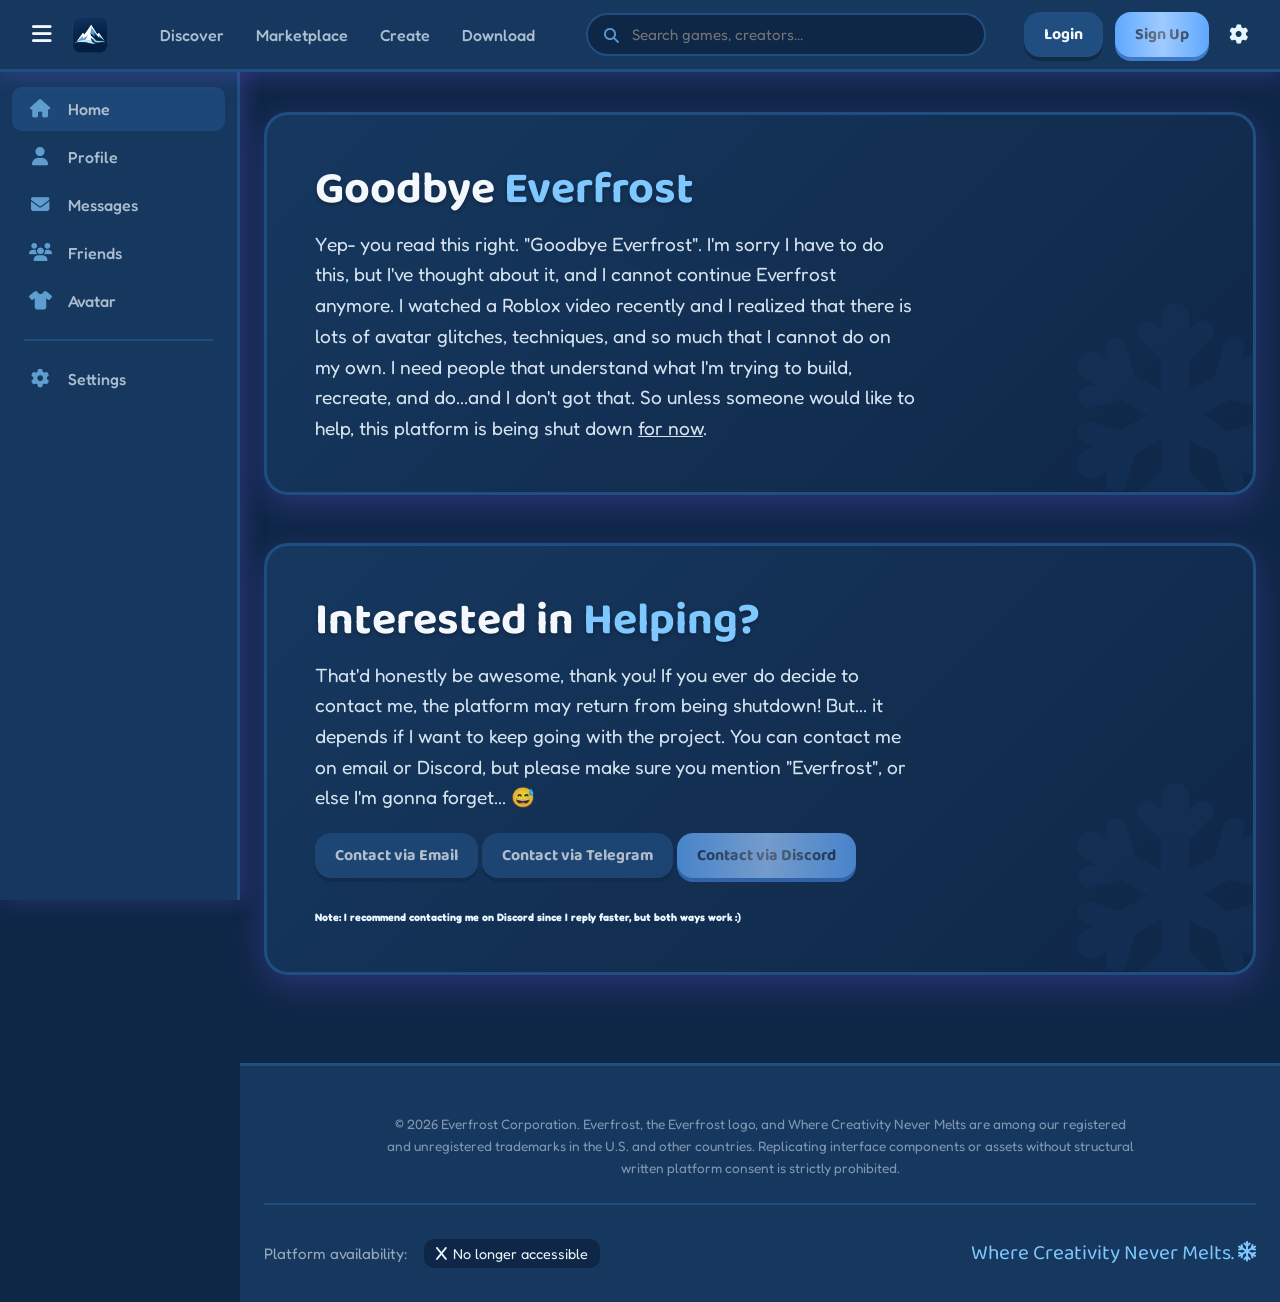
<file: index.html>
<!DOCTYPE html>
<html lang="en">
<head>
    <meta charset="UTF-8">
    <meta name="viewport" content="width=device-width, initial-scale=1.0">
    <title>Farewell For Now... | Everfrost</title>
    
    <link rel="icon" href="https://everfrostapp.github.io/assets/logos/favicon.ico">
    <link rel="icon" type="image/png" href="/assets/logos/favicon-96x96.png" sizes="96x96" />
    <link rel="icon" type="image/svg+xml" href="/assets/logos/favicon.svg" />
    <link rel="shortcut icon" href="/assets/logos/favicon.ico" />
    <link rel="apple-touch-icon" sizes="180x180" href="/assets/logos/apple-touch-icon.png" />
    <meta name="apple-mobile-web-app-title" content="Everfrost" />
    <link rel="manifest" href="/assets/logos/site.webmanifest" />

    <link href="https://fonts.googleapis.com/css2?family=Baloo+2:wght@700&family=Fredoka:wght@400;500;700&display=swap" rel="stylesheet">
    
    <link rel="stylesheet" href="https://cdnjs.cloudflare.com/ajax/libs/font-awesome/6.4.2/css/all.min.css">

    <style>
        /* ========================================================================== 
           EVERFROST CORE THEME & RESET 
           ========================================================================== */ 
        :root { 
            /* Colors */ 
            --primary: #5FA8FF; 
            --primary-light: #7FC8FF; 
            --background: #0F2747; 
            --surface: #16385F; 
            --surface-light: #214E81; 
            --snow: #F4F8FC; 
            --text: #EAF6FF; 
            --success: #7FE5B5; 
            --warning: #FFD96A; 
            --danger: #FF7272; 
            
            /* NEW UPGRADE: Palette Depth Variables */
            --cyan-accent: #A3E5FF;
            --purple-glow: rgba(124, 92, 255, 0.25);
            
            /* Radius */ 
            --radius-sm: 10px; 
            --radius-md: 16px; 
            --radius-lg: 24px; 
            /* Transitions */ 
            --transition-smooth: cubic-bezier(0.25, 0.8, 0.25, 1); 
        } 
        * { 
            box-sizing: border-box; 
            margin: 0; 
            padding: 0; 
        } 
        body.ef-body { 
            background-color: var(--background); 
            color: var(--text); 
            font-family: 'Fredoka', sans-serif; 
            min-height: 100vh; 
            display: flex; 
            flex-direction: column; 
            overflow-x: hidden; 
        } 
        h1, h2, h3, h4, .ef-logo-text, .ef-btn { 
            font-family: 'Baloo 2', sans-serif; 
            font-weight: 700; 
        } 
        a { 
            color: inherit; 
            text-decoration: none; 
        } 

        /* Background Canvas Layer for Snow */
        #snow-canvas {
            position: fixed;
            top: 0;
            left: 0;
            width: 100%;
            height: 100%;
            z-index: 1;
            pointer-events: none;
        }
        
        /* ========================================================================== 
           LAYOUT CONTAINERS & SIDEBAR SPACE
           ========================================================================== */ 
        .ef-nav-container, .ef-content-container, .ef-footer-container { 
            width: 100%; 
            max-width: 1400px; 
            margin: 0 auto; 
            padding: 0 24px; 
            position: relative;
            z-index: 2;
        } 
        .ef-main-content { 
            flex: 1; 
            padding: 40px 0; 
            margin-left: 240px; 
            transition: margin-left 0.3s var(--transition-smooth);
            position: relative;
            z-index: 2;
        } 
        
        /* ROBLOX-STYLE HORIZONTAL CAROUSEL TRACKS */
        .ef-carousel-container {
            position: relative;
            width: 100%;
        }
        .ef-carousel-track {
            display: flex;
            gap: 20px;
            overflow-x: auto;
            scroll-behavior: smooth;
            padding: 12px 4px 24px 4px;
            scrollbar-width: none; /* Firefox */
        }
        .ef-carousel-track::-webkit-scrollbar {
            display: none; /* Chrome/Safari */
        }

        /* Grid Layouts for Creators remaining static */ 
        .ef-grid { 
            display: grid; 
            gap: 24px; 
        } 
        .ef-grid-creators { 
            grid-template-columns: repeat(auto-fill, minmax(280px, 1fr)); 
        } 
        
        /* ========================================================================== 
           COMPONENTS: HEADER & INTERACTIVE SEARCH DROPDOWN
           ========================================================================== */ 
        .ef-header { 
            background-color: var(--surface); 
            padding: 12px 0; 
            border-bottom: 3px solid var(--surface-light); 
            box-shadow: 0 4px 20px var(--purple-glow); 
            position: sticky; 
            top: 0; 
            z-index: 110; 
        } 
        .ef-nav-container { 
            display: flex; 
            align-items: center; 
            justify-content: space-between;
            gap: 24px; 
        } 
        .ef-menu-toggle {
            background: none;
            border: none;
            color: var(--snow);
            font-size: 1.4rem;
            cursor: pointer;
            padding: 4px 8px;
            border-radius: var(--radius-sm);
            transition: background-color 0.2s;
            display: flex;
            align-items: center;
            justify-content: center;
        }
        .ef-menu-toggle:hover {
            background-color: var(--surface-light);
        }
        .ef-header-left {
            display: flex;
            align-items: center;
            gap: 12px;
            flex-shrink: 0;
        }
        .ef-logo { 
            display: flex; 
            align-items: center; 
            color: var(--snow); 
        } 
        .ef-logo-img {
            height: 36px;
            width: auto;
            object-fit: contain;
        }
        .ef-nav {
            display: flex;
            align-items: center;
        }
        .ef-nav-list { 
            display: flex; 
            list-style: none; 
            gap: 4px; 
        } 
        .ef-nav-link { 
            font-size: 1rem; 
            padding: 8px 14px; 
            border-radius: var(--radius-sm); 
            transition: all 0.2s var(--transition-smooth); 
            font-weight: 500; 
            white-space: nowrap;
        } 
        .ef-nav-link:hover, .ef-nav-link.ef-active { 
            background-color: var(--surface-light); 
            color: var(--cyan-accent); 
        } 
        
        /* Search Container System */ 
        .ef-search-container { 
            flex: 1; 
            max-width: 400px; 
            position: relative;
        } 
        .ef-search-input-wrapper { 
            position: relative; 
            width: 100%; 
        } 
        .ef-search-icon { 
            position: absolute; 
            left: 18px; 
            top: 50%; 
            transform: translateY(-50%); 
            color: var(--primary-light); 
            opacity: 0.7; 
            font-size: 0.95rem; 
            z-index: 5;
        } 
        .ef-search-input { 
            width: 100%; 
            background-color: var(--background); 
            border: 2px solid var(--surface-light); 
            border-radius: var(--radius-lg); 
            padding: 10px 20px 10px 44px; 
            color: var(--snow); 
            font-family: inherit; 
            font-size: 0.95rem; 
            transition: all 0.2s var(--transition-smooth); 
            position: relative;
        } 
        .ef-search-input:focus { 
            outline: none; 
            border-color: var(--primary); 
            box-shadow: 0 0 12px rgba(95, 168, 255, 0.2); 
        } 
        
        .ef-search-dropdown {
            position: absolute;
            top: 100%;
            left: 0;
            right: 0;
            margin-top: 8px;
            background-color: var(--surface);
            border: 2px solid var(--surface-light);
            border-radius: var(--radius-md);
            box-shadow: 0 12px 28px rgba(0, 0, 0, 0.6);
            display: none;
            flex-direction: column;
            overflow: hidden;
            z-index: 200;
        }
        .ef-dropdown-item {
            display: flex;
            align-items: center;
            gap: 12px;
            padding: 12px 18px;
            font-size: 0.95rem;
            color: var(--text);
            transition: background-color 0.15s;
            cursor: pointer;
            border-bottom: 1px solid rgba(33, 78, 129, 0.4);
        }
        .ef-dropdown-item:last-child {
            border-bottom: none;
        }
        .ef-dropdown-item:hover {
            background-color: var(--surface-light);
        }
        .ef-dropdown-item i {
            color: var(--primary-light);
            width: 18px;
            text-align: center;
            opacity: 0.8;
        }
        .ef-dropdown-query {
            font-weight: 700;
            color: var(--snow);
            max-width: 180px;
            overflow: hidden;
            text-overflow: ellipsis;
            white-space: nowrap;
        }
        .ef-dropdown-target {
            opacity: 0.6;
            margin-left: auto;
            font-size: 0.85rem;
            background-color: var(--background);
            padding: 3px 8px;
            border-radius: 6px;
        }

        .ef-auth-actions { 
            display: flex; 
            gap: 12px; 
            flex-shrink: 0;
            align-items: center;
        } 

        /* ========================================================================== 
           LEFT NAVIGATION SIDEBAR (SIDENAV)
           ========================================================================== */
        .ef-sidebar {
            position: fixed;
            top: 67px; 
            left: 0;
            bottom: 0;
            width: 240px;
            background-color: var(--surface);
            border-right: 3px solid var(--surface-light);
            box-shadow: 4px 0 20px var(--purple-glow); 
            z-index: 90;
            padding: 20px 0;
            overflow-y: auto;
            transition: transform 0.3s var(--transition-smooth);
        }
        .ef-sidebar-menu {
            list-style: none;
            display: flex;
            flex-direction: column;
            gap: 4px;
            padding: 0 12px;
        }
        .ef-sidebar-link {
            display: flex;
            align-items: center;
            gap: 16px;
            padding: 12px 16px;
            border-radius: var(--radius-sm);
            font-size: 1rem;
            font-weight: 500;
            color: var(--text);
            transition: all 0.2s;
        }
        .ef-sidebar-link i {
            font-size: 1.15rem;
            width: 24px;
            text-align: center;
            color: var(--primary-light);
        }
        .ef-sidebar-link:hover, .ef-sidebar-link.ef-active {
            background-color: var(--surface-light);
            color: var(--snow);
        }
        .ef-sidebar-divider {
            border: 0;
            height: 2px;
            background-color: var(--surface-light);
            margin: 12px 12px;
        }

        
        /* ========================================================================== 
           COMPONENTS: BUTTONS & ANIMATED SHIMMER
           ========================================================================== */ 
        .ef-btn { 
            display: inline-flex; 
            align-items: center; 
            justify-content: center; 
            gap: 10px; 
            padding: 10px 20px; 
            font-size: 1rem; 
            border-radius: var(--radius-md); 
            border: none; 
            cursor: pointer; 
            position: relative;
            overflow: hidden;
            transition: all 0.2s var(--transition-smooth); 
        } 
        .ef-btn-full { 
            width: 100%; 
        } 

        @keyframes ice-shimmer {
            0% { transform: translateX(-150%) skewX(-25deg); }
            100% { transform: translateX(150%) skewX(-25deg); }
        }
        .ef-btn-primary::after, .ef-btn-play::after {
            content: '';
            position: absolute;
            top: 0; left: 0; width: 100%; height: 100%;
            background: linear-gradient(90deg, transparent, rgba(255, 255, 255, 0.4), transparent);
            animation: ice-shimmer 3s infinite linear;
            pointer-events: none;
        }

        .ef-btn-primary { 
            background-color: var(--primary); 
            color: var(--background); 
            box-shadow: 0 4px 0px #3D7ACC; 
        } 
        .ef-btn-primary:hover { 
            background-color: var(--primary-light); 
            transform: translateY(-2px); 
            box-shadow: 0 6px 0px #3D7ACC; 
        } 
        .ef-btn-primary:active { 
            transform: translateY(2px); 
            box-shadow: 0 0px 0px #3D7ACC; 
        } 
        .ef-btn-secondary { 
            background-color: var(--surface-light); 
            color: var(--snow); 
            box-shadow: 0 4px 0px #112B47; 
        } 
        .ef-btn-secondary:hover { 
            background-color: #2D65A3; 
            transform: translateY(-2px); 
            box-shadow: 0 6px 0px #112B47; 
        } 
        .ef-btn-secondary:active { 
            transform: translateY(2px); 
            box-shadow: 0 0px 0px #112B47; 
        } 
        .ef-btn-play { 
            background-color: var(--success); 
            color: var(--background); 
            box-shadow: 0 4px 0px #4DB284; 
        } 
        .ef-btn-play:hover { 
            background-color: #9AECD2; 
            transform: translateY(-2px); 
            box-shadow: 0 6px 0px #4DB284; 
        } 
        .ef-btn-play:active { 
            transform: translateY(2px); 
            box-shadow: 0 0px 0px #4DB284; 
        } 

        /* Settings Toggle Specific Button */
        .ef-btn-settings {
            background: none;
            color: var(--text);
            font-size: 1.2rem;
            padding: 8px;
            border-radius: var(--radius-sm);
            box-shadow: none;
        }
        .ef-btn-settings:hover {
            background-color: var(--surface-light);
            color: var(--cyan-accent);
        }
        
        /* ========================================================================== 
           HERO GREETING SECTION 
           ========================================================================== */
        .ef-hero-greeting {
            background: linear-gradient(135deg, var(--surface) 0%, var(--background) 100%);
            border: 3px solid var(--surface-light);
            border-radius: var(--radius-lg);
            padding: 48px;
            margin-bottom: 48px;
            position: relative;
            box-shadow: 0 10px 30px var(--purple-glow);
            overflow: hidden;
        }
        .ef-hero-greeting::before {
            content: '\f2dc';
            font-family: 'Font Awesome 6 Free';
            font-weight: 900;
            position: absolute;
            right: -20px;
            bottom: -40px;
            font-size: 14rem;
            color: var(--surface-light);
            opacity: 0.15;
            pointer-events: none;
        }
        .ef-hero-title {
            font-size: 2.8rem;
            color: var(--snow);
            line-height: 1.2;
            margin-bottom: 12px;
            text-shadow: 0 2px 4px rgba(0,0,0,0.3);
        }
        .ef-hero-title span {
            color: var(--primary-light);
        }
        .ef-hero-subtitle {
            font-size: 1.2rem;
            color: var(--text);
            max-width: 600px;
            opacity: 0.9;
            line-height: 1.6;
        }

        /* ========================================================================== 
           HOMEPAGE CONTENT SECTIONS 
           ========================================================================== */ 
        .ef-section { 
            margin-bottom: 40px; 
        } 
        .ef-section.ef-hidden-section {
            display: none; /* Used to hide recommendation section if not logged in */
        }
        .ef-section-header { 
            display: flex; 
            justify-content: space-between; 
            align-items: flex-end; 
            margin-bottom: 16px; 
        } 
        .ef-section-title { 
            font-size: 1.6rem; 
            color: var(--snow); 
            display: flex; 
            align-items: center; 
            gap: 12px; 
        } 
        .ef-title-icon { 
            color: var(--warning); 
        } 
        .ef-title-icon.ef-icon-blue { color: var(--primary-light); }
        .ef-title-icon.ef-icon-green { color: var(--success); }
        .ef-title-icon.ef-icon-purple { color: #A084FF; }
        .ef-title-icon.ef-icon-orange { color: #FF9F43; }

        .ef-view-all { 
            color: var(--primary-light); 
            font-weight: 600; 
            font-size: 1rem; 
            padding: 6px 14px; 
            border-radius: var(--radius-sm); 
            background-color: var(--surface); 
            transition: background-color 0.2s; 
        } 
        .ef-view-all:hover { 
            background-color: var(--surface-light); 
        } 
        
        /* ========================================================================== 
           ROBLOX-STYLE CARD SYSTEM WITH HOVER HOOK OVERLAYS
           ========================================================================== */ 
        .ef-card { 
            background-color: var(--surface); 
            border-radius: var(--radius-md); 
            border: 3px solid var(--surface-light); 
            overflow: hidden; 
            transition: transform 0.25s var(--transition-smooth), box-shadow 0.25s var(--transition-smooth), border-color 0.25s; 
            display: flex; 
            flex-direction: column; 
            min-width: 190px;
            width: 190px;
            flex-shrink: 0;
        } 
        .ef-card:hover { 
            transform: translateY(-4px); 
            box-shadow: 0 10px 20px var(--purple-glow); 
            border-color: var(--cyan-accent); 
        } 
        .ef-card-thumbnail-wrapper { 
            position: relative; 
            width: 100%; 
            padding-top: 56.25%; 
            background-color: var(--background); 
            overflow: hidden;
        } 
        .ef-card-img { 
            position: absolute; 
            top: 0; 
            left: 0; 
            width: 100%; 
            height: 100%; 
            object-fit: cover;
            transition: transform 0.3s;
        } 
        .ef-card:hover .ef-card-img {
            transform: scale(1.05);
        }

        /* NEW HOVER SYSTEM LAYER */
        .ef-hover-play-overlay {
            position: absolute;
            top: 0;
            left: 0;
            width: 100%;
            height: 100%;
            background-color: rgba(15, 39, 71, 0.75);
            display: flex;
            align-items: center;
            justify-content: center;
            opacity: 0;
            transition: opacity 0.2s ease;
            z-index: 10;
        }
        .ef-card:hover .ef-hover-play-overlay {
            opacity: 1;
        }
        .ef-hover-play-btn {
            width: 48px;
            height: 48px;
            border-radius: 50%;
            background-color: var(--success);
            color: var(--background);
            display: flex;
            align-items: center;
            justify-content: center;
            font-size: 1.3rem;
            box-shadow: 0 4px 12px rgba(127, 229, 181, 0.4);
            transform: scale(0.8);
            transition: transform 0.2s var(--transition-smooth);
            border: none;
            cursor: pointer;
        }
        .ef-card:hover .ef-hover-play-btn {
            transform: scale(1);
        }

        .ef-card-body { 
            padding: 12px; 
            display: flex; 
            flex-direction: column; 
            flex-grow: 1; 
        } 
        .ef-card-title { 
            font-size: 1.05rem; 
            color: var(--snow); 
            margin-bottom: 2px; 
            white-space: nowrap; 
            overflow: hidden; 
            text-overflow: ellipsis; 
        } 
        .ef-card-developer { 
            font-size: 0.85rem; 
            color: var(--text); 
            opacity: 0.6; 
            margin-bottom: 8px; 
            white-space: nowrap;
            overflow: hidden;
            text-overflow: ellipsis;
        } 
        
        /* ROBLOX PLATFORM METRICS SUB-ROW */
        .ef-card-metrics {
            display: flex;
            align-items: center;
            gap: 12px;
            font-size: 0.8rem;
            margin-top: auto;
            border-top: 1px solid rgba(234, 246, 255, 0.1);
            padding-top: 6px;
        }
        .ef-metric-item {
            display: flex;
            align-items: center;
            gap: 4px;
        }
        .ef-metric-item.ef-rating {
            color: var(--warning);
        }
        .ef-metric-item.ef-active-players {
            color: var(--primary-light);
        }

        .ef-verified-badge { 
            color: var(--primary-light); 
            font-size: 0.8rem; 
            margin-left: 2px;
        } 
        .ef-creator-card { 
            padding-top: 24px; 
        } 
        .ef-creator-avatar-wrapper { 
            width: 100px; 
            height: 100px; 
            margin: 0 auto; 
            border-radius: 50%; 
            border: 4px solid var(--surface-light); 
            overflow: hidden; 
            background-color: var(--background); 
        } 
        .ef-creator-avatar-img { 
            width: 100%; 
            height: 100%; 
            object-fit: cover;
        } 
        .ef-text-center { 
            text-align: center; 
            align-items: center; 
        } 
        .ef-creator-stats { 
            font-size: 0.95rem; 
            color: var(--primary-light); 
            margin-top: 4px; 
        } 

        /* Settings Toggle Visual Switch Layout styling inside modal */
        .ef-settings-row {
            display: flex;
            align-items: center;
            justify-content: space-between;
            background-color: var(--background);
            padding: 16px;
            border-radius: var(--radius-md);
            margin-top: 16px;
            border: 2px solid var(--surface-light);
            width: 100%;
        }
        .ef-switch-label {
            font-weight: 500;
            color: var(--snow);
        }
        .ef-preview-notice {
            font-size: 0.85rem;
            color: var(--warning);
            margin-top: 12px;
            opacity: 0.95;
            background: rgba(255, 217, 106, 0.1);
            padding: 8px 12px;
            border-radius: var(--radius-sm);
            line-height: 1.4;
        }
        
        /* ========================================================================== 
           FOOTER SECTION 
           ========================================================================== */ 
        .ef-footer { 
            background-color: var(--surface); 
            padding: 48px 0 32px 0; 
            border-top: 3px solid var(--surface-light); 
            margin-top: auto; 
            margin-left: 240px; 
            transition: margin-left 0.3s var(--transition-smooth);
            position: relative;
            z-index: 2;
        } 
        .ef-footer-preview-alert { 
            background-color: var(--surface-light); 
            border-radius: var(--radius-lg); 
            padding: 32px; 
            text-align: center; 
            max-width: 800px; 
            margin: 0 auto 40px auto; 
        } 
        .ef-footer-preview-text { 
            font-family: 'Baloo 2', sans-serif; 
            font-size: 1.6rem; 
            color: var(--warning); 
            margin-bottom: 8px; 
        } 
        .ef-footer-cta-text { 
            font-size: 1.1rem; 
            opacity: 0.9; 
            margin-bottom: 16px; 
        } 
        .ef-footer-features-list { 
            display: flex; 
            flex-wrap: wrap; 
            justify-content: center; 
            gap: 24px; 
            list-style: none; 
            margin-bottom: 28px; 
        } 
        .ef-footer-features-list li { 
            font-size: 1.05rem; 
            background-color: var(--surface); 
            padding: 8px 16px; 
            border-radius: var(--radius-sm); 
            display: flex; 
            align-items: center; 
            gap: 8px; 
        } 
        .ef-feature-icon { 
            color: var(--primary-light); 
        } 
        .ef-footer-actions { 
            display: flex; 
            justify-content: center; 
            gap: 16px; 
            align-items: center;
            flex-wrap: wrap;
        } 
        
        .ef-footer-legal-nav {
            display: flex;
            justify-content: center;
            flex-wrap: wrap;
            gap: 16px 24px;
            margin-bottom: 24px;
            list-style: none;
        }
        .ef-footer-legal-link {
            font-size: 0.9rem;
            opacity: 0.7;
            transition: opacity 0.2s;
        }
        .ef-footer-legal-link:hover {
            opacity: 1;
            color: var(--primary-light);
            text-decoration: underline;
        }
        .ef-footer-corporate-info {
            text-align: center;
            font-size: 0.85rem;
            opacity: 0.5;
            line-height: 1.6;
            max-width: 750px;
            margin: 0 auto 24px auto;
        }
        .ef-footer-divider { 
            border: 0; 
            height: 2px; 
            background-color: var(--surface-light); 
            margin-bottom: 32px; 
        } 
        
        .ef-footer-bottom { 
            display: flex; 
            justify-content: space-between; 
            align-items: center; 
            gap: 24px; 
        } 
        .ef-footer-platforms { 
            display: flex; 
            align-items: center; 
            gap: 16px; 
            flex-wrap: wrap;
        } 
        .ef-platform-label { 
            opacity: 0.6; 
            font-size: 0.95rem; 
        } 
        .ef-platform-list { 
            display: flex; 
            list-style: none; 
            gap: 12px; 
            flex-wrap: wrap;
        } 
        .ef-platform-item { 
            display: flex; 
            align-items: center; 
            gap: 6px; 
            background-color: var(--background); 
            padding: 6px 12px; 
            border-radius: var(--radius-sm); 
            font-size: 0.9rem; 
            white-space: nowrap;
        } 
        .ef-footer-slogan { 
            font-family: 'Baloo 2', sans-serif; 
            font-size: 1.3rem; 
            color: var(--primary-light); 
            white-space: nowrap;
        } 
        
        /* ========================================================================== 
           MODAL DIALOG 
           ========================================================================== */ 
        .ef-modal-backdrop { 
            position: fixed; 
            top: 0; 
            left: 0; 
            width: 100%; 
            height: 100%; 
            background-color: rgba(15, 39, 71, 0.85); 
            backdrop-filter: blur(4px); 
            display: flex; 
            align-items: center; 
            justify-content: center; 
            z-index: 1000; 
            opacity: 0; 
            pointer-events: none; 
            transition: opacity 0.3s var(--transition-smooth); 
        } 
        .ef-modal-backdrop.ef-modal-active { 
            opacity: 1; 
            pointer-events: auto; 
        } 
        .ef-modal { 
            background-color: var(--surface); 
            border: 3px solid var(--primary-light); 
            border-radius: var(--radius-lg); 
            width: 100%; 
            max-width: 450px; 
            box-shadow: 0 20px 40px rgba(0,0,0,0.5); 
            transform: scale(0.9); 
            transition: transform 0.3s var(--transition-smooth); 
            margin: 0 16px;
        } 
        .ef-modal-backdrop.ef-modal-active .ef-modal { 
            transform: scale(1); 
        } 
        .ef-modal-header { 
            padding: 20px 24px; 
            border-bottom: 2px solid var(--surface-light); 
            display: flex; 
            justify-content: space-between; 
            align-items: center; 
        } 
        .ef-modal-title { 
            font-size: 1.6rem; 
            color: var(--snow); 
        } 
        .ef-modal-close-btn { 
            background: none; 
            border: none; 
            color: var(--text); 
            font-size: 2rem; 
            cursor: pointer; 
            line-height: 1; 
            opacity: 0.6; 
            transition: opacity 0.2s; 
        } 
        .ef-modal-close-btn:hover { 
            opacity: 1; 
            color: var(--danger); 
        } 
        .ef-modal-body { 
            padding: 24px; 
            text-align: center; 
        } 
        .ef-modal-highlight { 
            font-family: 'Baloo 2', sans-serif; 
            font-size: 1.3rem; 
            color: var(--warning); 
            margin-bottom: 8px; 
        } 
        .ef-modal-text { 
            font-size: 1.05rem; 
            opacity: 0.9; 
        } 
        .ef-modal-footer { 
            padding: 0 24px 24px 24px; 
            display: flex; 
            flex-direction: column; 
            gap: 12px; 
            align-items: center;
        } 
        
        /* ========================================================================== 
           RESPONSIVE DESIGN BREAKPOINTS 
           ========================================================================== */ 
        @media (max-width: 1200px) {
            .ef-sidebar {
                transform: translateX(-100%); 
            }
            .ef-sidebar.ef-sidebar-open {
                transform: translateX(0);
                box-shadow: 10px 0 30px rgba(0,0,0,0.4);
            }
            .ef-main-content, .ef-footer {
                margin-left: 0; 
            }
        }

        @media (max-width: 1024px) {
    .ef-nav {
        display: none;
    }
}
            

        @media (max-width: 850px) {
            .ef-footer-bottom {
                flex-direction: column;
                justify-content: center;
                text-align: center;
                gap: 18px;
            }
            .ef-footer-platforms {
                justify-content: center;
            }
        }

        @media (max-width: 640px) { 
            .ef-nav-container { 
                flex-wrap: wrap; 
            } 
            .ef-search-container { 
                order: 3; 
                max-width: 100%; 
                width: 100%; 
                margin-top: 4px;
            } 
        }
    
        a {
            font-size: 0.9rem;
            opacity: 0.7;
            transition: opacity 0.2s;
        }
        a:hover {
            opacity: 1;
            color: var(--primary-light);
            text-decoration: underline;
        }
    
        /* ========================================================================== 
           UPGRADED DISCORD-STYLE SMOOTH ACCENT ANIMATION SWITCH 
           ========================================================================== */
        .setting-item {
            display: flex;
            align-items: center;
            justify-content: center;
        }

        /* The Switch Track Frame */
        .discord-switch {
            position: relative;
            display: inline-block;
            width: 44px;
            height: 24px;
        }

        /* Completely Hidden native Input checkbox */
        .discord-switch input {
            opacity: 0;
            width: 0;
            height: 0;
        }

        /* The Custom Rendered Slider Layer */
        .discord-switch .slider {
            position: absolute;
            cursor: pointer;
            top: 0; left: 0; right: 0; bottom: 0;
            background-color: #4f545c; /* Discord Default Unchecked Gray */
            transition: background-color 0.2s cubic-bezier(0.2, 0.8, 0.2, 1);
            border-radius: 14px;
        }

        /* The Round Sliding Handle Knob */
        .discord-switch .slider:before {
            position: absolute;
            content: "";
            height: 18px;
            width: 18px;
            left: 3px;
            bottom: 3px;
            background-color: white;
            /* Discord uses an energetic elastic snap curve for handle motion */
            transition: transform 0.25s cubic-bezier(0.68, -0.55, 0.265, 1.55), width 0.15s ease, left 0.15s ease;
            border-radius: 50%;
            box-shadow: 0 2px 4px rgba(0, 0, 0, 0.3);
            z-index: 2;
        }

        /* Active click distortion logic (Squashes slightly when clicked like Discord) */
        .discord-switch active + .slider:before {
            width: 22px;
        }

        /* Checked State Target Style Rules */
        .discord-switch input:checked + .slider {
            background-color: #00d2ff; /* Your crisp winter blue accent */
        }

        /* Snap slide movement right action script */
        .discord-switch input:checked + .slider:before {
            transform: translateX(20px);
        }

        /* High Energy Accent Pulse Exploding outward */
        .discord-switch input:checked + .slider::after {
            content: "";
            position: absolute;
            top: 0; left: 0; right: 0; bottom: 0;
            border-radius: 14px;
            box-shadow: 0 0 0 6px rgba(0, 210, 255, 0);
            animation: discord-pulse 0.35s ease-out;
            pointer-events: none;
        }

        @keyframes discord-pulse {
            0% { box-shadow: 0 0 0 0px rgba(0, 210, 255, 0.6); }
            100% { box-shadow: 0 0 0 8px rgba(0, 210, 255, 0); }
        }
    
    /* Hidden on desktop */
.ef-mobile-nav {
    display: none;
}

/* Only show inside the mobile drawer */
@media (max-width: 1024px) {
    li.ef-mobile-nav {
        display: list-item;
    }

    hr.ef-mobile-nav {
        display: block;
    }
}
    
    </style>
</head>
<body class="ef-body">

    <canvas id="snow-canvas"></canvas>

    <header class="ef-header">
        <div class="ef-nav-container">
            <div class="ef-header-left">
                <button class="ef-menu-toggle" id="menuToggleBtn" aria-label="Toggle Navigation Sidebar">
                    <i class="fa-solid fa-bars"></i>
                </button>
                <div class="ef-logo">
                    <img src="https://everfrostapp.github.io/assets/logos/Everfrost_main.png" alt="Everfrost Logo" class="ef-logo-img">
                </div>
            </div>
            
            <nav class="ef-nav">
                <ul class="ef-nav-list">
                    <li><a href="/games" class="ef-nav-link btn-preview-lock">Discover</a></li>
                    <li><a href="/marketplace" class="ef-nav-link btn-preview-lock">Marketplace</a></li>
                    <li><a href="/create" class="ef-nav-link btn-preview-lock">Create</a></li>
                    <li><a href="/download" class="ef-nav-link btn-preview-lock">Download</a></li>
                </ul>
            </nav>

            <div class="ef-search-container">
                <div class="ef-search-input-wrapper">
                    <span class="ef-search-icon"><i class="fa-solid fa-magnifying-glass"></i></span>
                    <input type="text" class="ef-search-input" id="efSearchInput" placeholder="Search games, creators...">
                </div>
                
                <div class="ef-search-dropdown" id="efSearchDropdown">
                    <div class="ef-dropdown-item">
                        <i class="fa-solid fa-gamepad"></i>
                        <span class="ef-dropdown-query" id="queryGames"></span>
                        <span class="ef-dropdown-target">in Games</span>
                    </div>
                    <div class="ef-dropdown-item">
                        <i class="fa-solid fa-user"></i>
                        <span class="ef-dropdown-query" id="queryUsers"></span>
                        <span class="ef-dropdown-target">in Users</span>
                    </div>
                    <div class="ef-dropdown-item">
                        <i class="fa-solid fa-store"></i>
                        <span class="ef-dropdown-query" id="queryMarketplace"></span>
                        <span class="ef-dropdown-target">in Marketplace</span>
                    </div>
                    <div class="ef-dropdown-item">
                        <i class="fa-solid fa-users"></i>
                        <span class="ef-dropdown-query" id="queryGroups"></span>
                        <span class="ef-dropdown-target">in Groups</span>
                    </div>
                    <div class="ef-dropdown-item">
                        <i class="fa-solid fa-hammer"></i>
                        <span class="ef-dropdown-query" id="queryForge"></span>
                        <span class="ef-dropdown-target">in Asset Forge</span>
                    </div>
                </div>
            </div>

            <div class="ef-auth-actions">
                <button class="ef-btn ef-btn-secondary btn-preview-lock">Login</button>
                <button class="ef-btn ef-btn-primary btn-preview-lock">Sign Up</button>
                <button class="ef-btn ef-btn-settings" id="navSettingsBtn" aria-label="Open Settings Preview"><i class="fa-solid fa-gear"></i></button>
            </div>
        </div>
    </header>

    <aside class="ef-sidebar" id="appSidebar">
        <ul class="ef-sidebar-menu">
            <li class="ef-mobile-nav">
    <a href="/games" class="ef-sidebar-link btn-preview-lock">
        <i class="fa-solid fa-compass"></i> Discover
    </a>
</li>

<li class="ef-mobile-nav">
    <a href="/marketplace" class="ef-sidebar-link btn-preview-lock">
        <i class="fa-solid fa-store"></i> Marketplace
    </a>
</li>

<li class="ef-mobile-nav">
    <a href="/create" class="ef-sidebar-link btn-preview-lock">
        <i class="fa-solid fa-hammer"></i> Create
    </a>
</li>

<li class="ef-mobile-nav">
    <a href="/download" class="ef-sidebar-link btn-preview-lock">
        <i class="fa-solid fa-circle-arrow-down"></i> Download
    </a>
</li>

<hr class="ef-sidebar-divider ef-mobile-nav">

            <li><a href="/" class="ef-sidebar-link ef-active"><i class="fa-solid fa-house"></i> Home</a></li>
            <li><a href="https://everfrost.onrender.com/profile" class="ef-sidebar-link btn-preview-lock"><i class="fa-solid fa-user"></i> Profile</a></li>
            <li><a href="/messages" class="ef-sidebar-link btn-preview-lock"><i class="fa-solid fa-envelope"></i> Messages</a></li>
            <li><a href="https://everfrost.onrender.com/friends" class="ef-sidebar-link btn-preview-lock"><i class="fa-solid fa-users"></i> Friends</a></li>
            <li><a href="https://everfrost.onrender.com/avatar" class="ef-sidebar-link btn-preview-lock"><i class="fa-solid fa-shirt"></i> Avatar</a></li>
            <hr class="ef-sidebar-divider">
            <li><a href="#settings" class="ef-sidebar-link" id="sidebarSettingsBtn"><i class="fa-solid fa-gear"></i> Settings</a></li>
        </ul>
    </aside>

    <main class="ef-main-content">
        <div class="ef-content-container">
            <!--       
                        <div style="background-color: darkred; color: white;"><center><br />
                <p>Hello! Welcome to Everfrost! This app is still in development but soon it will be an amazing experience to hang with friends and build a community. :)</p>
                            <br /></center></div><br /><hr /><br />
-->

            <section class="ef-hero-greeting">
                <h1 class="ef-hero-title">Goodbye <span>Everfrost</span></h1>
                <p class="ef-hero-subtitle">Yep- you read this right. "Goodbye Everfrost". I'm sorry I have to do this, but I've thought about it, and I cannot continue Everfrost anymore. I watched a Roblox video recently and I realized that there is lots of avatar glitches, techniques, and so much that I cannot do on my own. I need people that understand what I'm trying to build, recreate, and do...and I don't got that. So unless someone would like to help, this platform is being shut down <u>for now</u>.</p>
            </section>
            
            
            <section class="ef-hero-greeting">
                <h1 class="ef-hero-title">Interested in <span>Helping?</span></h1>
                <p class="ef-hero-subtitle">That'd honestly be awesome, thank you! If you ever do decide to contact me, the platform may return from being shutdown! But... it depends if I want to keep going with the project. You can contact me on email or Discord, but please make sure you mention "Everfrost", or else I'm gonna forget... 😅</p>
                <br />
                <a href="mailto:tylerbloxofficialyt@gmail.com?subject=Everfrost:%20I%27d%20Like%20to%20Help%20Out!" target="_blank"><button class="ef-btn ef-btn-secondary">Contact via Email</button></a>
                <a href="https://t.me/NothingButTyler"><button class="ef-btn ef-btn-secondary">Contact via Telegram</button></a>
                <a href="https://nbtofcl.short.gy/dc" target="_blank"><button class="ef-btn ef-btn-primary">Contact via Discord</button></a>
                <br /><h6>&nbsp;</h6><br /><h6>Note: I recommend contacting me on Discord since I reply faster, but both ways work :)</h6>
            </section>

        </div>
    </main>

    <footer class="ef-footer">
        <div class="ef-footer-container">
            <!--         <div class="ef-footer-preview-alert">
                <p class="ef-footer-preview-text">You're currently previewing Everfrost.</p>
                <p class="ef-footer-cta-text">Sign in to:</p>
                <ul class="ef-footer-features-list">
                    <li><span class="ef-feature-icon"><i class="fa-solid fa-gamepad"></i></span> Play games</li>
                    <li><span class="ef-feature-icon"><i class="fa-solid fa-comments"></i></span> Chat with friends</li>
                    <li><span class="ef-feature-icon"><i class="fa-solid fa-user-gear"></i></span> Customize your avatar</li>
                    <li><span class="ef-feature-icon"><i class="fa-solid fa-cloud-arrow-up"></i></span> Publish creations</li>
                </ul>
                <div class="ef-footer-actions">
                    <button class="ef-btn ef-btn-secondary">Login</button>
                    <button class="ef-btn ef-btn-primary">Create Account</button>
                    <div class="guest-login-container" style="text-align: center; width: 100%; margin-top: 15px;">
                        <a href="home.html" class="guestLoginBtn ef-footer-legal-link">Login as a guest</a>
                    </div>
                </div>
            </div>-->

     <!--       <ul class="ef-footer-legal-nav">
                <li><a href="#" class="ef-footer-legal-link">About Us</a></li>
                <li><a href="#" class="ef-footer-legal-link">Jobs</a></li>
                <li><a href="#" class="ef-footer-legal-link">Blog</a></li>
                <li><a href="#" class="ef-footer-legal-link">Parents</a></li>
                <li><a href="#" class="ef-footer-legal-link">Gift Cards</a></li>
                <li><a href="#" class="ef-footer-legal-link">Support</a></li>
                <li><a href="#" class="ef-footer-legal-link">Terms of Service</a></li>
                <li><a href="#" class="ef-footer-legal-link">Privacy Policy</a></li>
                <li><a href="#" class="ef-footer-legal-link">Community Rules</a></li>
                <li><a href="#" class="ef-footer-legal-link">Safety &amp; Moderation</a></li>
            </ul>-->

            <div class="ef-footer-corporate-info">
                © 2026 Everfrost Corporation. Everfrost, the Everfrost logo, and Where Creativity Never Melts are among our registered and unregistered trademarks in the U.S. and other countries. Replicating interface components or assets without structural written platform consent is strictly prohibited.
            </div>

            <hr class="ef-footer-divider">

            <div class="ef-footer-bottom">
                <div class="ef-footer-platforms">
                    <span class="ef-platform-label">Platform availability:</span>
                    <ul class="ef-platform-list">
                        <!--     <li class="ef-platform-item"><i class="fa-brands fa-windows"></i> Windows</li>
                        <li class="ef-platform-item"><i class="fa-brands fa-apple"></i> macOS</li>
                        <li class="ef-platform-item"><i class="fa-solid fa-mobile-screen-button"></i> iOS</li>
                        <li class="ef-platform-item"><i class="fa-brands fa-android"></i> Android</li>-->
                        <li class="ef-platform-item"><i class="fa-solid fa-x"></i> No longer accessible</li>
                    </ul>
                </div>
                <div class="ef-footer-slogan">Where Creativity Never Melts. <i class="fa-regular fa-snowflake"></i></div>
            </div>
        </div>
    </footer>

    <div class="ef-modal-backdrop" id="previewModal">
        <div class="ef-modal">
            <div class="ef-modal-header">
                <h3 class="ef-modal-title">Unavailable</h3>
                <button class="ef-modal-close-btn" id="modalCloseBtn">×</button>
            </div>
            <div class="ef-modal-body">
                <p class="ef-modal-highlight">Everfrost is shutting down as of August 1, 2026.</p>
                <p class="ef-modal-text">Yes, you read that right- Everfrost shut down on August 1, 2026. Read the message of why I did this by closing this popup.</p>
            </div>
      <!--      <div class="ef-modal-footer">
                <button class="ef-btn ef-btn-primary">Create Account</button>
                <button class="ef-btn ef-btn-secondary">Login</button>
                <div class="guest-login-container" style="text-align: center; margin-top: 15px;">
                    <a href="home.html" class="guestLoginBtn ef-footer-legal-link">Login as a guest</a>
                </div>
            </div>-->
        </div>
    </div>

    <div class="ef-modal-backdrop" id="settingsModal">
        <div class="ef-modal">
            <div class="ef-modal-header">
                <h3 class="ef-modal-title"><i class="fa-solid fa-gear"></i> Platform Settings</h3>
                <button class="ef-modal-close-btn" id="settingsCloseBtn">×</button>
            </div>
            <div class="ef-modal-body">
                <p class="ef-modal-highlight">Site Options</p>
                
                <div class="ef-settings-row">
                    <span class="ef-switch-label">Background Snowfall</span>
                    <div class="setting-item">
                        <label class="discord-switch">
                            <input type="checkbox" id="winterEffectsToggle" checked>
                            <span class="slider"></span>
                        </label>
                    </div>
                </div>

                <p class="ef-preview-notice">
                    <i class="fa-solid fa-circle-info"></i> &nbsp;Note: This is a preview of the settings. In the live app, these settings will be located in the exact same area, but not inside a popup like this one.
                </p>
            </div>
            <div class="ef-modal-footer">
                <button class="ef-btn ef-btn-primary" id="settingsSaveBtn">Close Options</button>
            </div>
        </div>
    </div>

    <script>
        // 1. DATA REPOSITORY: 25+ Complete Fictional/Real Alternative Games Matrix
        const PLATFORM_GAMES_DATABASE = [
            { id: 1, title: "Paddle Smash 99", dev: "Volley Labs", rating: "96%", active: "104.5k", thumb: "https://images.unsplash.com/photo-1542751371-adc38448a05e?w=400&q=80", category: "worldwide" },
            { id: 2, title: "Void Runner", dev: "Glitchware Games", rating: "92%", active: "78.1k", thumb: "https://images.unsplash.com/photo-1518156677180-95a2893f3e9f?w=400&q=80", category: "worldwide" },
            { id: 3, title: "Error 404", dev: "Null Pointer Team", rating: "89%", active: "43.2k", thumb: "https://images.unsplash.com/photo-1548777123-e216912df7d8?w=400&q=80", category: "worldwide" },
            { id: 4, title: "Neon Hookshot", dev: "CyberChill", rating: "95%", active: "39.8k", thumb: "https://images.unsplash.com/photo-1506710507565-203b9f24669b?w=400&q=80", category: "worldwide" },
            { id: 5, title: "Quantum Drift", dev: "Vivid Nitro Labs", rating: "94%", active: "14.2k", thumb: "https://images.unsplash.com/photo-1511919884226-fd3cad34687c?w=400&q=80", category: "worldwide" },
            { id: 6, title: "Retro Bowl", dev: "New Star Games", rating: "97%", active: "55.4k", thumb: "https://images.unsplash.com/photo-1579783902614-a3fb3927b6a5?w=400&q=80", category: "local" },
            { id: 7, title: "Hyper Drive Football", dev: "Apex Horizon", rating: "90%", active: "22.1k", thumb: "https://images.unsplash.com/photo-1568605117036-5fe5e7bab0b7?w=400&q=80", category: "local" },
            { id: 8, title: "Drive Mad", dev: "Fancade Labs", rating: "93%", active: "19.5k", thumb: "https://images.unsplash.com/photo-1552519507-da3b142c6e3d?w=400&q=80", category: "local" },
            { id: 9, title: "Pixel Puncher", dev: "8Bit Retro Crew", rating: "86%", active: "11.2k", thumb: "https://images.unsplash.com/photo-1517495306984-f84210f9daa8?w=400&q=80", category: "local" },
            { id: 10, title: "Tunnel Rush 2", dev: "Deer Cat Games", rating: "91%", active: "64.0k", thumb: "https://images.unsplash.com/photo-1614850523459-c2f4c699c52e?w=400&q=80", category: "local" },
            { id: 11, title: "Smash Karts", dev: "Ape Apps", rating: "94%", active: "62.3k", thumb: "https://images.unsplash.com/photo-1511512578047-dfb367046420?w=400&q=80", category: "friends" },
            { id: 12, title: "1v1.LOL", dev: "JustPlay.LOL", rating: "91%", active: "88.7k", thumb: "https://images.unsplash.com/photo-1542751371-adc38448a05e?w=400&q=80", category: "friends" },
            { id: 13, title: "Shell Shockers", dev: "Blue Wizard Digital", rating: "90%", active: "41.5k", thumb: "https://images.unsplash.com/photo-1607604276583-eef5d076aa5f?w=400&q=80", category: "friends" },
            { id: 14, title: "Rooftop Snipers", dev: "Michael Eidson", rating: "87%", active: "14.8k", thumb: "https://images.unsplash.com/photo-1538481199705-c710c4e965fc?w=400&q=80", category: "friends" },
            { id: 15, title: "Chroma Dash", dev: "Spectrum Interactive", rating: "88%", active: "5.1k", thumb: "https://images.unsplash.com/photo-1550745165-9bc0b252726f?w=400&q=80", category: "friends" },
            { id: 16, title: "Neon Tower Ascent", dev: "Parkour Bros", rating: "88%", active: "27.4k", thumb: "https://images.unsplash.com/photo-1518156677180-95a2893f3e9f?w=400&q=80", category: "obbies" },
            { id: 17, title: "The Glitch Obby", dev: "Error Studio", rating: "84%", active: "18.2k", thumb: "https://images.unsplash.com/photo-1548777123-e216912df7d8?w=400&q=80", category: "obbies" },
            { id: 18, title: "Lava Run 3D", dev: "Magma Build Team", rating: "91%", active: "31.0k", thumb: "https://images.unsplash.com/photo-1506710507565-203b9f24669b?w=400&q=80", category: "obbies" },
            { id: 19, title: "Speed Run: Synthwave", dev: "Vector Forge", rating: "93%", active: "24.6k", thumb: "https://images.unsplash.com/photo-1614850523459-c2f4c699c52e?w=400&q=80", category: "obbies" },
            { id: 20, title: "Vector Siege", dev: "LineDot Dev", rating: "85%", active: "3.4k", thumb: "https://images.unsplash.com/photo-1547826039-bfc35e0f1ea8?w=400&q=80", category: "obbies" },
            { id: 21, title: "Pixel City Life", dev: "Metro Simulators", rating: "89%", active: "45.6k", thumb: "https://images.unsplash.com/photo-1554118811-1e0d58224f24?w=400&q=80", category: "roleplay" },
            { id: 22, title: "Neon High RP", dev: "Everfrost Academy", rating: "82%", active: "21.3k", thumb: "https://images.unsplash.com/photo-1517495306984-f84210f9daa8?w=400&q=80", category: "roleplay" },
            { id: 23, title: "Cyber-Nation Sim", dev: "HoloMatrix", rating: "86%", active: "15.9k", thumb: "https://images.unsplash.com/photo-1538481199705-c710c4e965fc?w=400&q=80", category: "roleplay" },
            { id: 24, title: "Retro Arcade Tycoon", dev: "Flurry Labs", rating: "92%", active: "33.4k", thumb: "https://images.unsplash.com/photo-1511512578047-dfb367046420?w=400&q=80", category: "roleplay" },
            { id: 25, title: "Cozy Cafe Roleplay", dev: "Boba Bliss", rating: "95%", active: "41.0k", thumb: "https://images.unsplash.com/photo-1554118811-1e0d58224f24?w=400&q=80", category: "roleplay" }
        ]; 

        // 2. GENERATE CARDS SYSTEMATICIALLY
        function createGameCardHTML(game) {
            return `
                <div class="ef-card">
                    <div class="ef-card-thumbnail-wrapper">
                        <img src="${game.thumb}" alt="${game.title}" class="ef-card-img">
                        <div class="ef-hover-play-overlay">
                            <button class="ef-hover-play-btn btn-preview-lock"><i class="fa-solid fa-play"></i></button>
                        </div>
                    </div>
                    <div class="ef-card-body">
                        <h3 class="ef-card-title">${game.title}</h3>
                        <p class="ef-card-developer">${game.dev}</p>
                        <div class="ef-card-metrics">
                            <div class="ef-metric-item ef-rating">
                                <i class="fa-solid fa-thumbs-up"></i> ${game.rating}
                            </div>
                            <div class="ef-metric-item ef-active-players">
                                <i class="fa-solid fa-user"></i> ${game.active}
                            </div>
                        </div>
                    </div>
                </div>
            `;
        }

        // 3. RENDER ALL TRACKS
        function renderPlatformData() {
            const tracks = {
                worldwide: document.getElementById('trendingWorldwideTrack'),
                local: document.getElementById('trendingLocalTrack'),
                friends: document.getElementById('friendsTrack'),
                obbies: document.getElementById('obbiesTrack'),
                roleplay: document.getElementById('roleplayTrack')
            };

            Object.values(tracks).forEach(track => { if(track) track.innerHTML = ''; });

            PLATFORM_GAMES_DATABASE.forEach(game => {
                const track = tracks[game.category];
                if (track) {
                    track.innerHTML += createGameCardHTML(game);
                }
            });
        }

        // Initialize core layout render loops
        document.addEventListener('DOMContentLoaded', () => {
            renderPlatformData();

// Re-bind modal events to dynamically generated elements
document.body.addEventListener('click', (e) => {
    // 1. Check if they clicked a standard lock button or anywhere on a game card
    const clickedCard = e.target.closest('.ef-card');
    const clickedLockBtn = e.target.closest('.btn-preview-lock');

    if (clickedCard || clickedLockBtn) {
        e.preventDefault();
        
        // FUTURE BACKEND/FRONTEND ROUTING:
        // When you're ready to add real page links, we will check if the user is logged in.
        // If logged in:
        //    const gameId = clickedCard.dataset.id;
        //    window.location.href = `https://everfrostapp.github.io/games/?id=${gameId}`;
        // If not logged in (Current Preview State):
        
        document.getElementById('previewModal').classList.add('ef-modal-active');
    }
});


            const sidebar = document.getElementById('appSidebar');
            const toggleBtn = document.getElementById('menuToggleBtn');
            const modal = document.getElementById('previewModal');
            const closeBtn = document.getElementById('modalCloseBtn');

            // Settings Modal Elements
            const settingsModal = document.getElementById('settingsModal');
            const navSettingsBtn = document.getElementById('navSettingsBtn');
            const sidebarSettingsBtn = document.getElementById('sidebarSettingsBtn');
            const settingsCloseBtn = document.getElementById('settingsCloseBtn');
            const settingsSaveBtn = document.getElementById('settingsSaveBtn');
            const winterEffectsToggle = document.getElementById('winterEffectsToggle'); // FIX: Matches Toggle ID

            // Search Dropdown Elements
            const searchInput = document.getElementById('efSearchInput');
            const searchDropdown = document.getElementById('efSearchDropdown');
            const queryIds = ['queryGames', 'queryUsers', 'queryMarketplace', 'queryGroups', 'queryForge'];

            // 1. Sidebar Toggle Mechanics
            toggleBtn.addEventListener('click', (e) => {
                e.stopPropagation();
                sidebar.classList.toggle('ef-sidebar-open');
            });

            document.addEventListener('click', (e) => {
                if (!sidebar.contains(e.target) && !toggleBtn.contains(e.target)) {
                    sidebar.classList.remove('ef-sidebar-open');
                }
            });

            // 2. Dynamic Search Input Dropdown Logic
            searchInput.addEventListener('input', () => {
                const val = searchInput.value;
                if (val.length > 0) {
                    queryIds.forEach(id => {
                        document.getElementById(id).textContent = `"${val}"`;
                    });
                    searchDropdown.style.display = 'flex';
                } else {
                    searchDropdown.style.display = 'none';
                }
            });

            document.addEventListener('click', (e) => {
                if (!searchInput.contains(e.target) && !searchDropdown.contains(e.target)) {
                    searchDropdown.style.display = 'none';
                }
            });

            searchDropdown.querySelectorAll('.ef-dropdown-item').forEach(item => {
                item.addEventListener('click', () => {
                    searchDropdown.style.display = 'none';
                    modal.classList.add('ef-modal-active');
                });
            });

            closeBtn.addEventListener('click', () => {
                modal.classList.remove('ef-modal-active');
            });

            modal.addEventListener('click', (e) => {
                if (e.target === modal) {
                    modal.classList.remove('ef-modal-active');
                }
            });

            // 4. Settings Popup Engine Hook
            const openSettings = (e) => {
                e.preventDefault();
                settingsModal.classList.add('ef-modal-active');
            };

            navSettingsBtn.addEventListener('click', openSettings);
            sidebarSettingsBtn.addEventListener('click', openSettings);

            const closeSettings = () => settingsModal.classList.remove('ef-modal-active');
            settingsCloseBtn.addEventListener('click', closeSettings);
            settingsSaveBtn.addEventListener('click', closeSettings);

            settingsModal.addEventListener('click', (e) => {
                if (e.target === settingsModal) closeSettings();
            });

            // ========================================================================== 
            // 5. LIGHTWEIGHT JAVASCRIPT SNOWFALL SYSTEMS UTILITY
            // ==========================================================================
            const canvas = document.getElementById('snow-canvas');
            const ctx = canvas.getContext('2d');
            let animationFrameId;
            let snowflakes = [];
            let snowActive = true;

            function resizeCanvas() {
                canvas.width = window.innerWidth;
                canvas.height = window.innerHeight;
            }
            window.addEventListener('resize', resizeCanvas);
            resizeCanvas();

            class Snowflake {
                constructor() {
                    this.reset();
                    this.y = Math.random() * canvas.height; 
                }
                reset() {
                    this.x = Math.random() * canvas.width;
                    this.y = -10;
                    this.radius = Math.random() * 2.5 + 0.5;
                    this.density = Math.random() * 0.8 + 0.3;
                    this.opacity = Math.random() * 0.5 + 0.3;
                }
                update() {
                    this.y += this.density;
                    this.x += Math.sin(this.y / 30) * 0.3;
                    if (this.y > canvas.height) {
                        this.reset();
                    }
                }
                draw() {
                    ctx.beginPath();
                    ctx.arc(this.x, this.y, this.radius, 0, Math.PI * 2);
                    ctx.fillStyle = `rgba(244, 248, 252, ${this.opacity})`; 
                    ctx.fill();
                }
            }

            function initSnow() {
                snowflakes = [];
                for (let i = 0; i < 65; i++) {
                    snowflakes.push(new Snowflake());
                }
            }

            function animateSnow() {
                if (!snowActive) return;
                ctx.clearRect(0, 0, canvas.width, canvas.height);
                snowflakes.forEach(flake => {
                    flake.update();
                    flake.draw();
                });
                animationFrameId = requestAnimationFrame(animateSnow);
            }

            function toggleSnowfall(isEnabled) {
                if (isEnabled) {
                    snowActive = true;
                    canvas.style.display = 'block';
                    initSnow();
                    animateSnow();
                } else {
                    snowActive = false;
                    canvas.style.display = 'none';
                    cancelAnimationFrame(animationFrameId);
                    ctx.clearRect(0, 0, canvas.width, canvas.height);
                }
            }

            // FIX: Uses correct element target variable binding
            winterEffectsToggle.addEventListener('change', (e) => {
                toggleSnowfall(e.target.checked);
            });

            initSnow();
            animateSnow();

            // Guest login link matrix configuration array setup
            document.querySelectorAll('.guestLoginBtn').forEach(btn => {
                btn.addEventListener('click', function(e) {
                    localStorage.setItem('userRole', 'guest');
                    localStorage.setItem('isLoggedIn', 'true');
                });
            });
        });
    </script>
</body>
    </html>
</file>
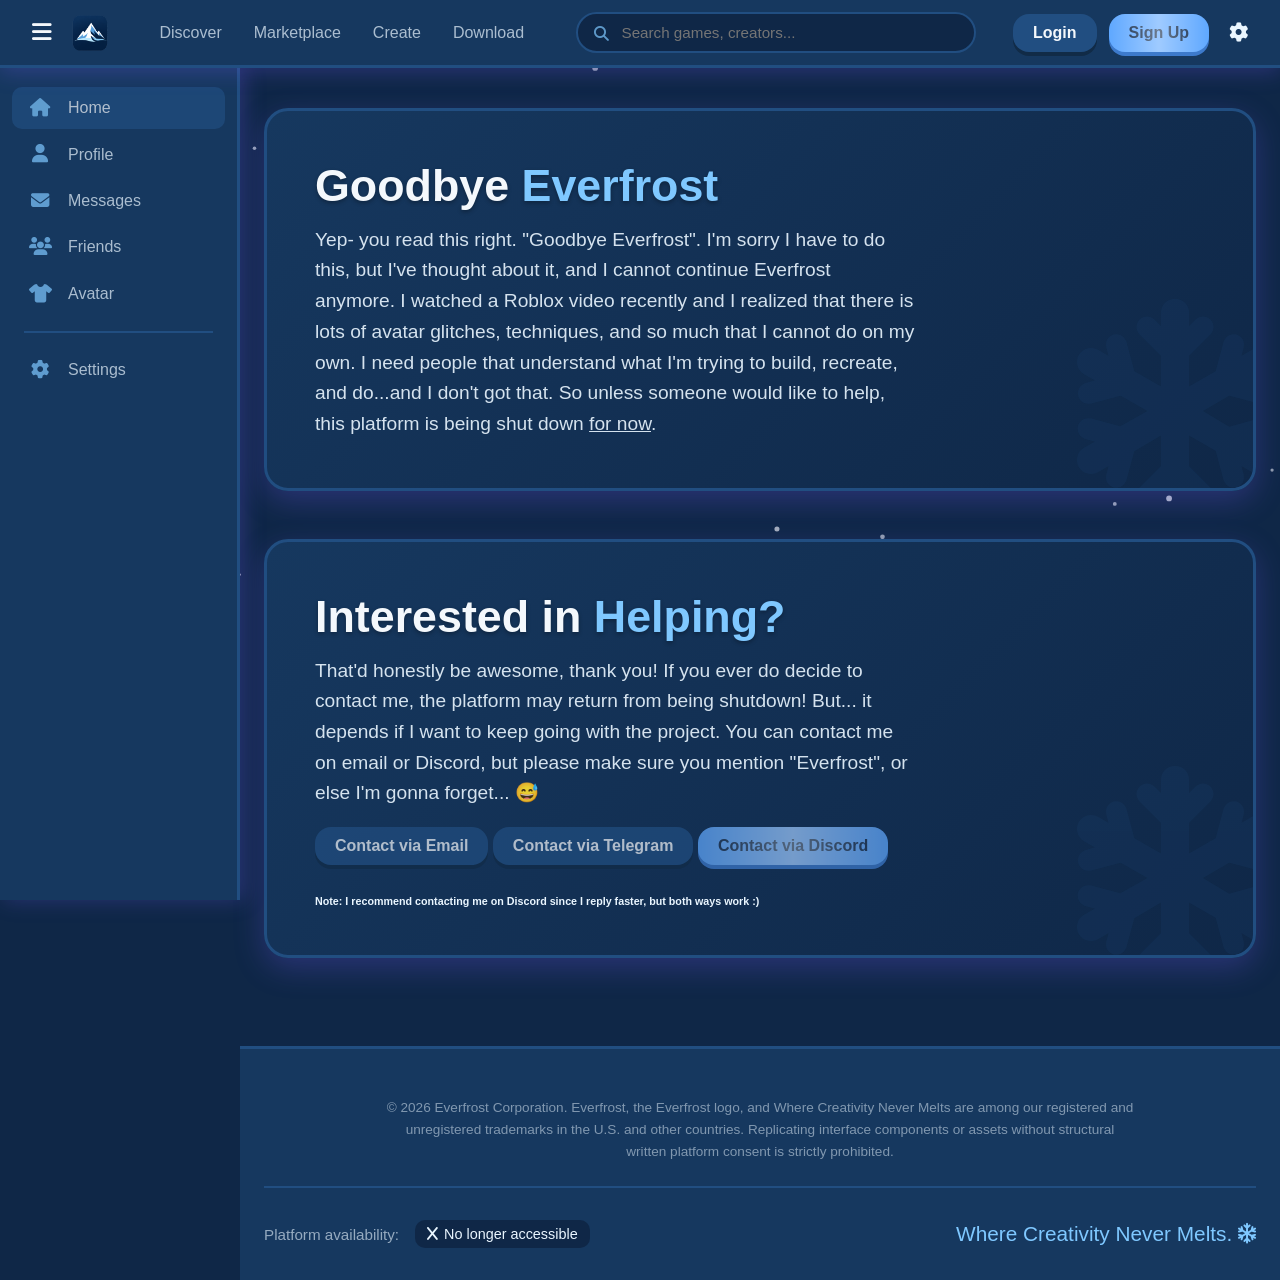
<file: discover.html>
<!DOCTYPE html><html><head> <title>Everfrost</title> <script> // Instantly redirects and removes this page from the browser history
  window.location.replace("https://everfrostapp.github.io"); </script></head><body style="background-color: black;"><p> <!-- Fallback if the user has JavaScript disabled --> <noscript> <meta http-equiv="refresh" content="1; URL=https://everfrostapp.github.io/?pg=/download"> </noscript></body></html>
</file>
